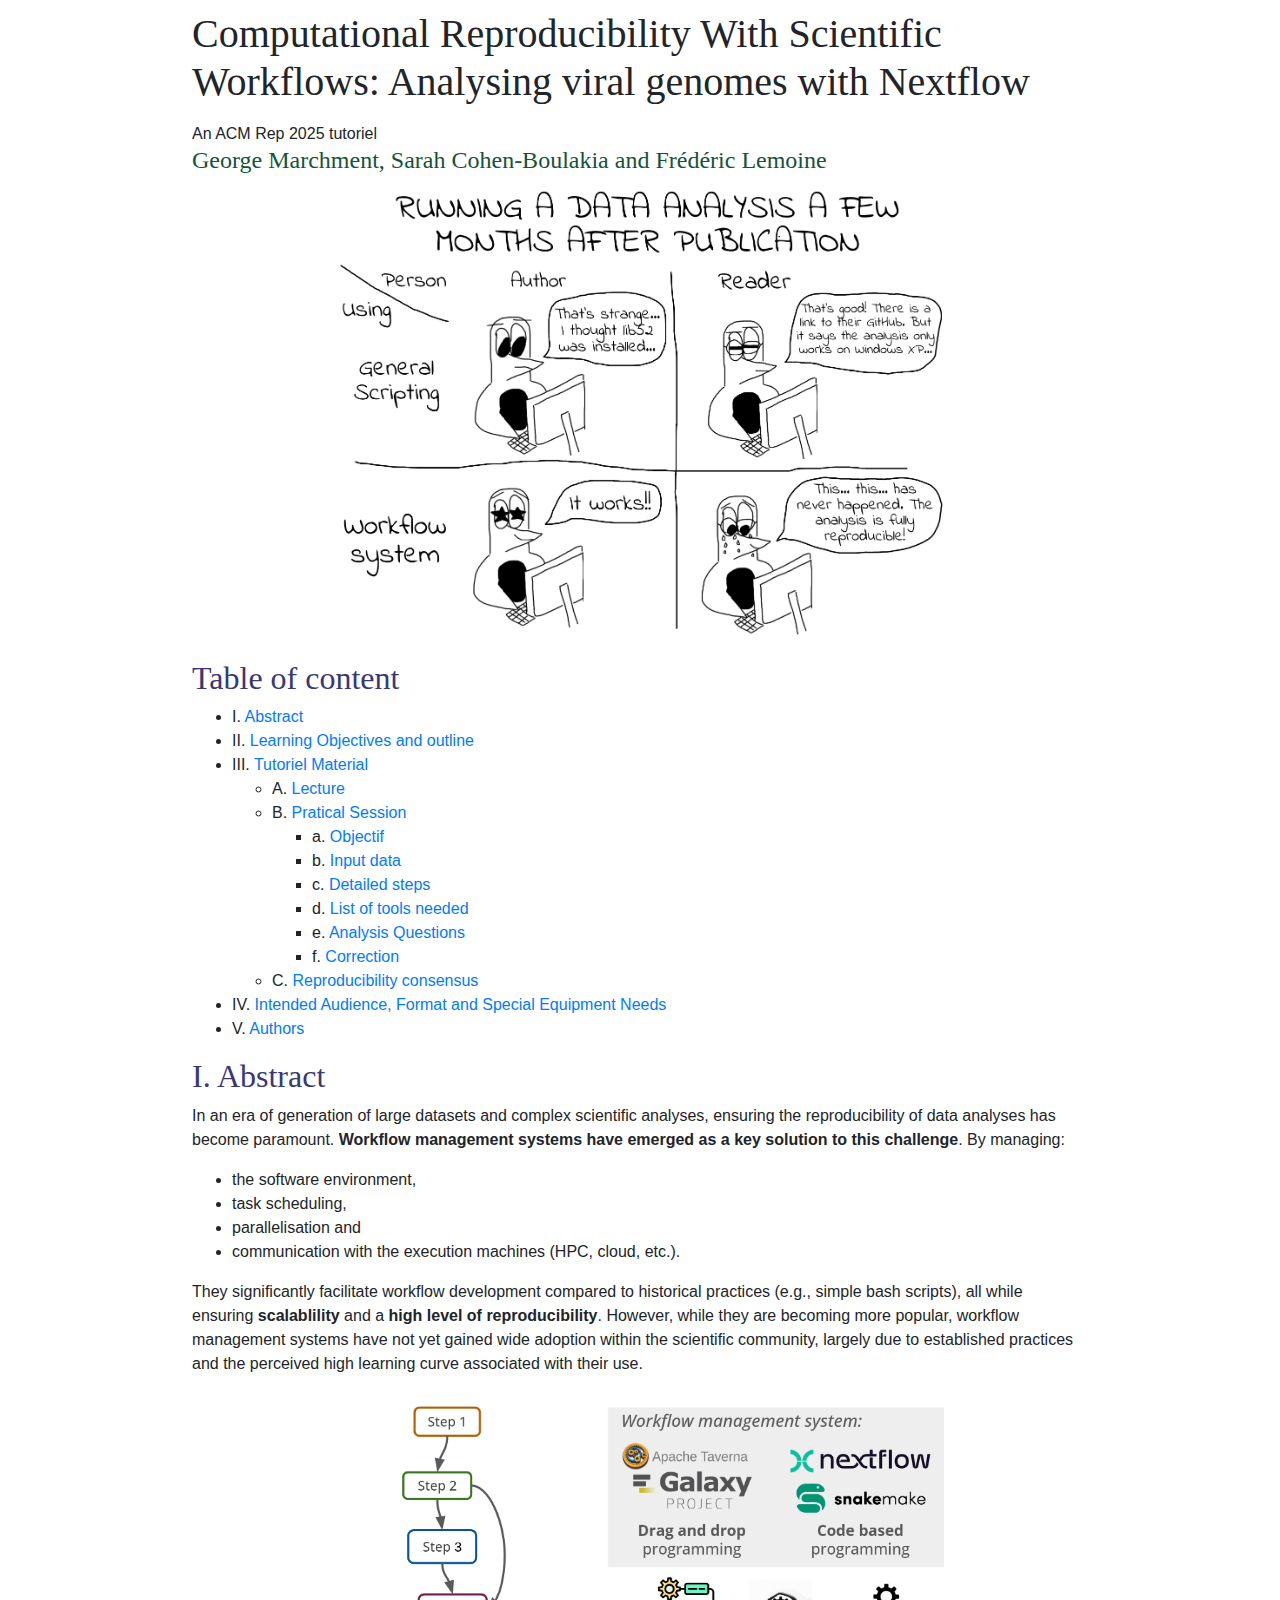
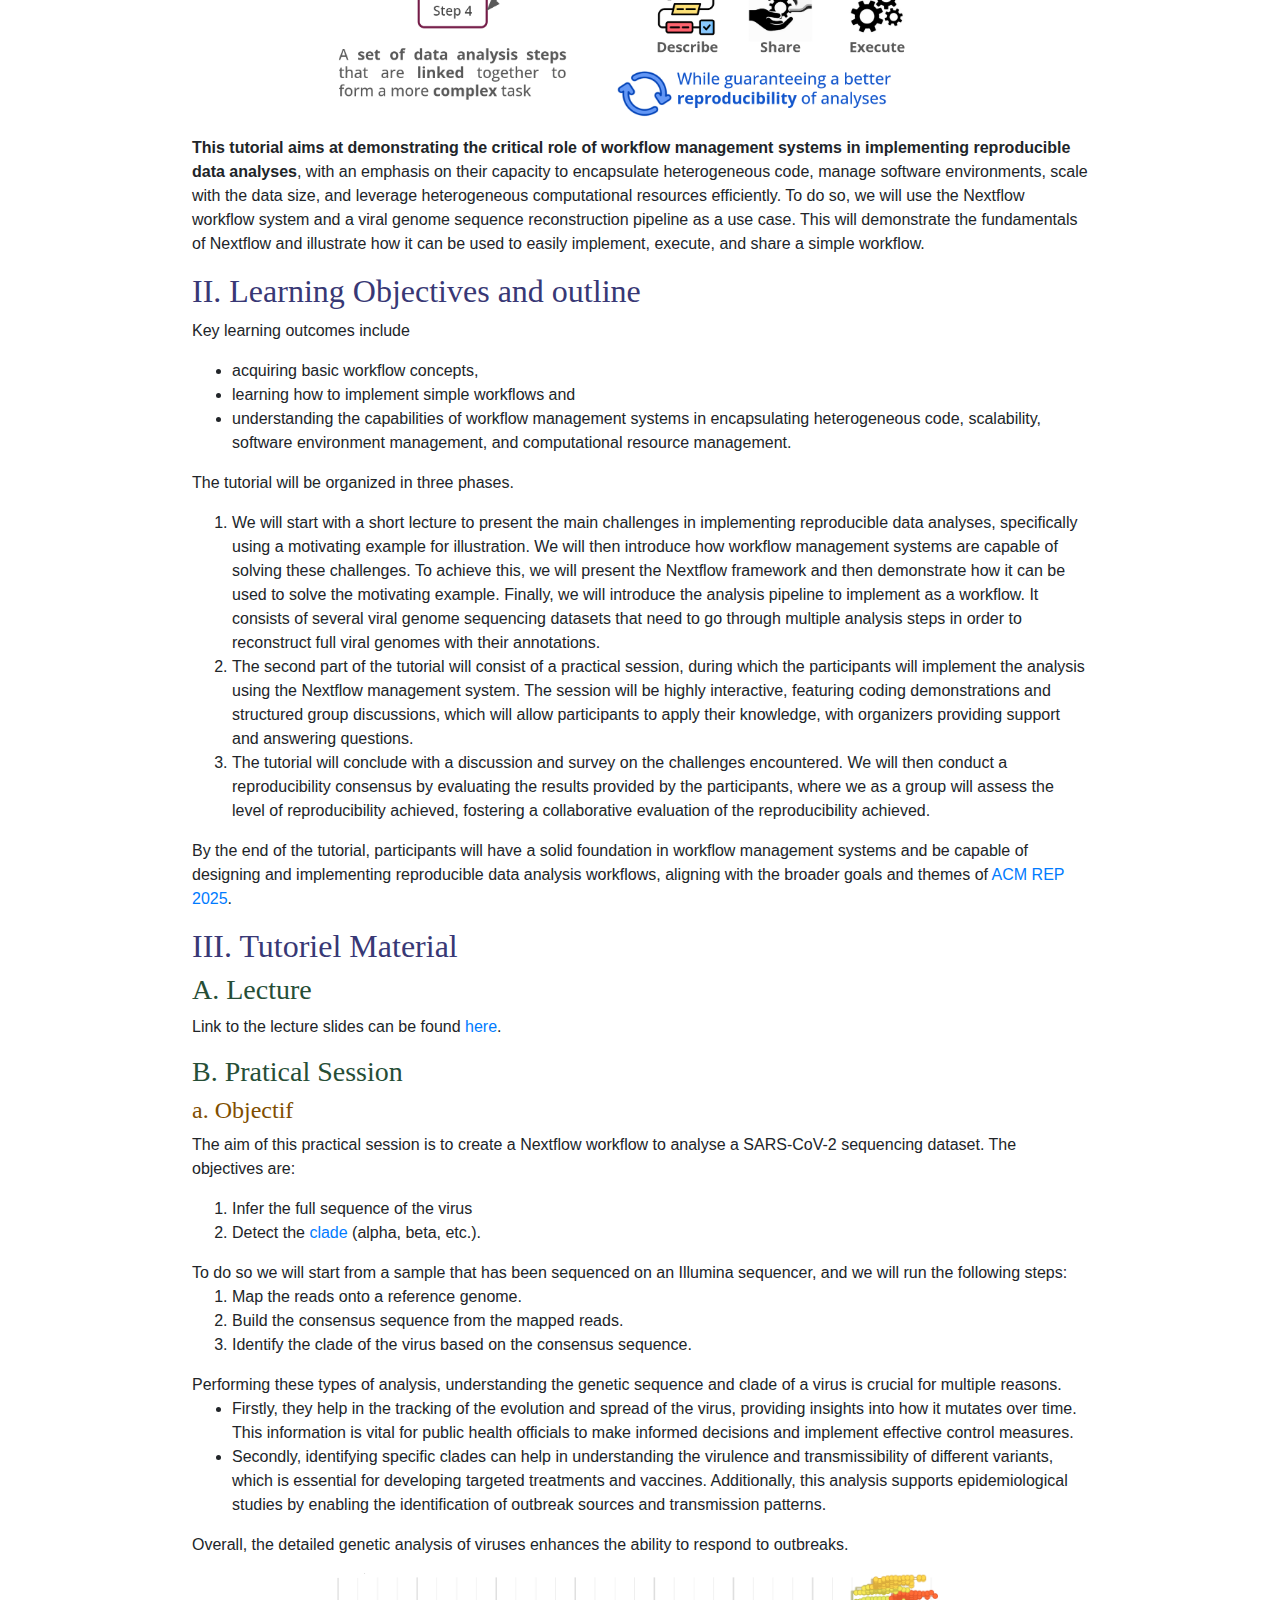
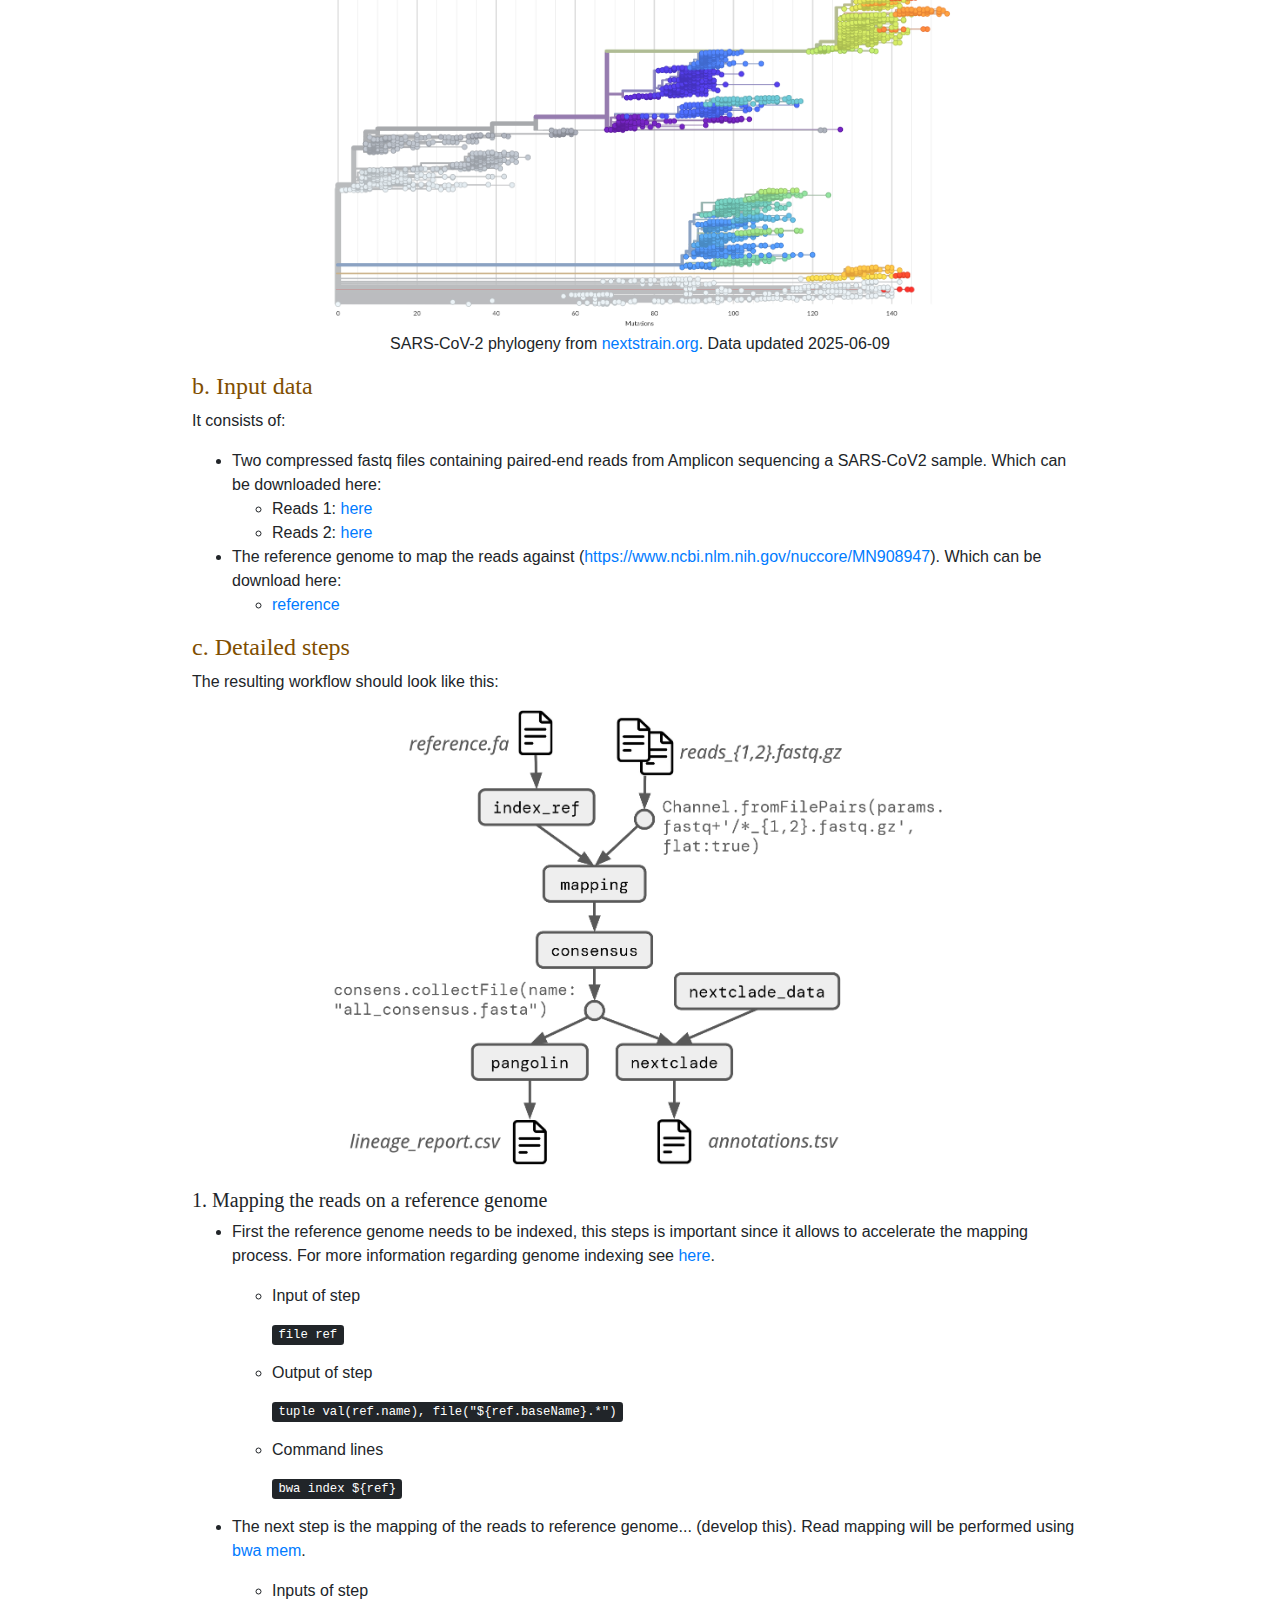
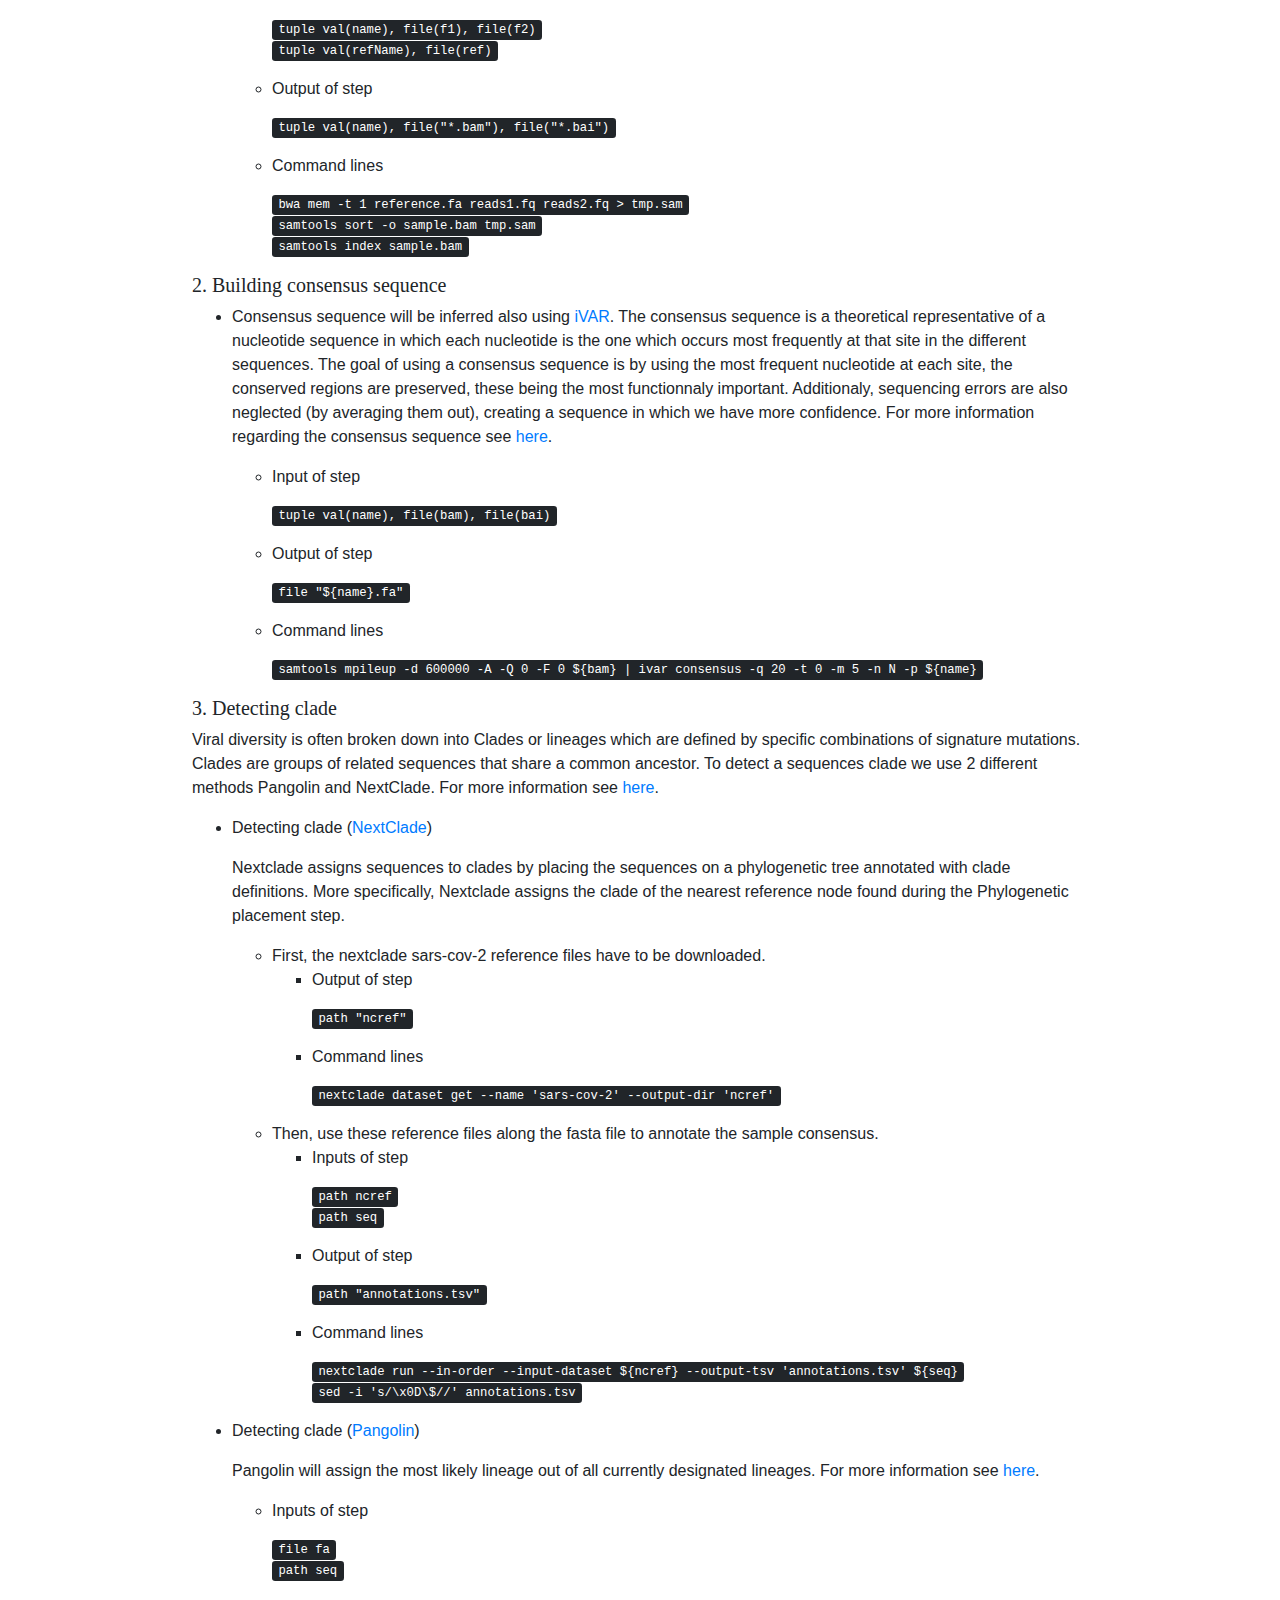
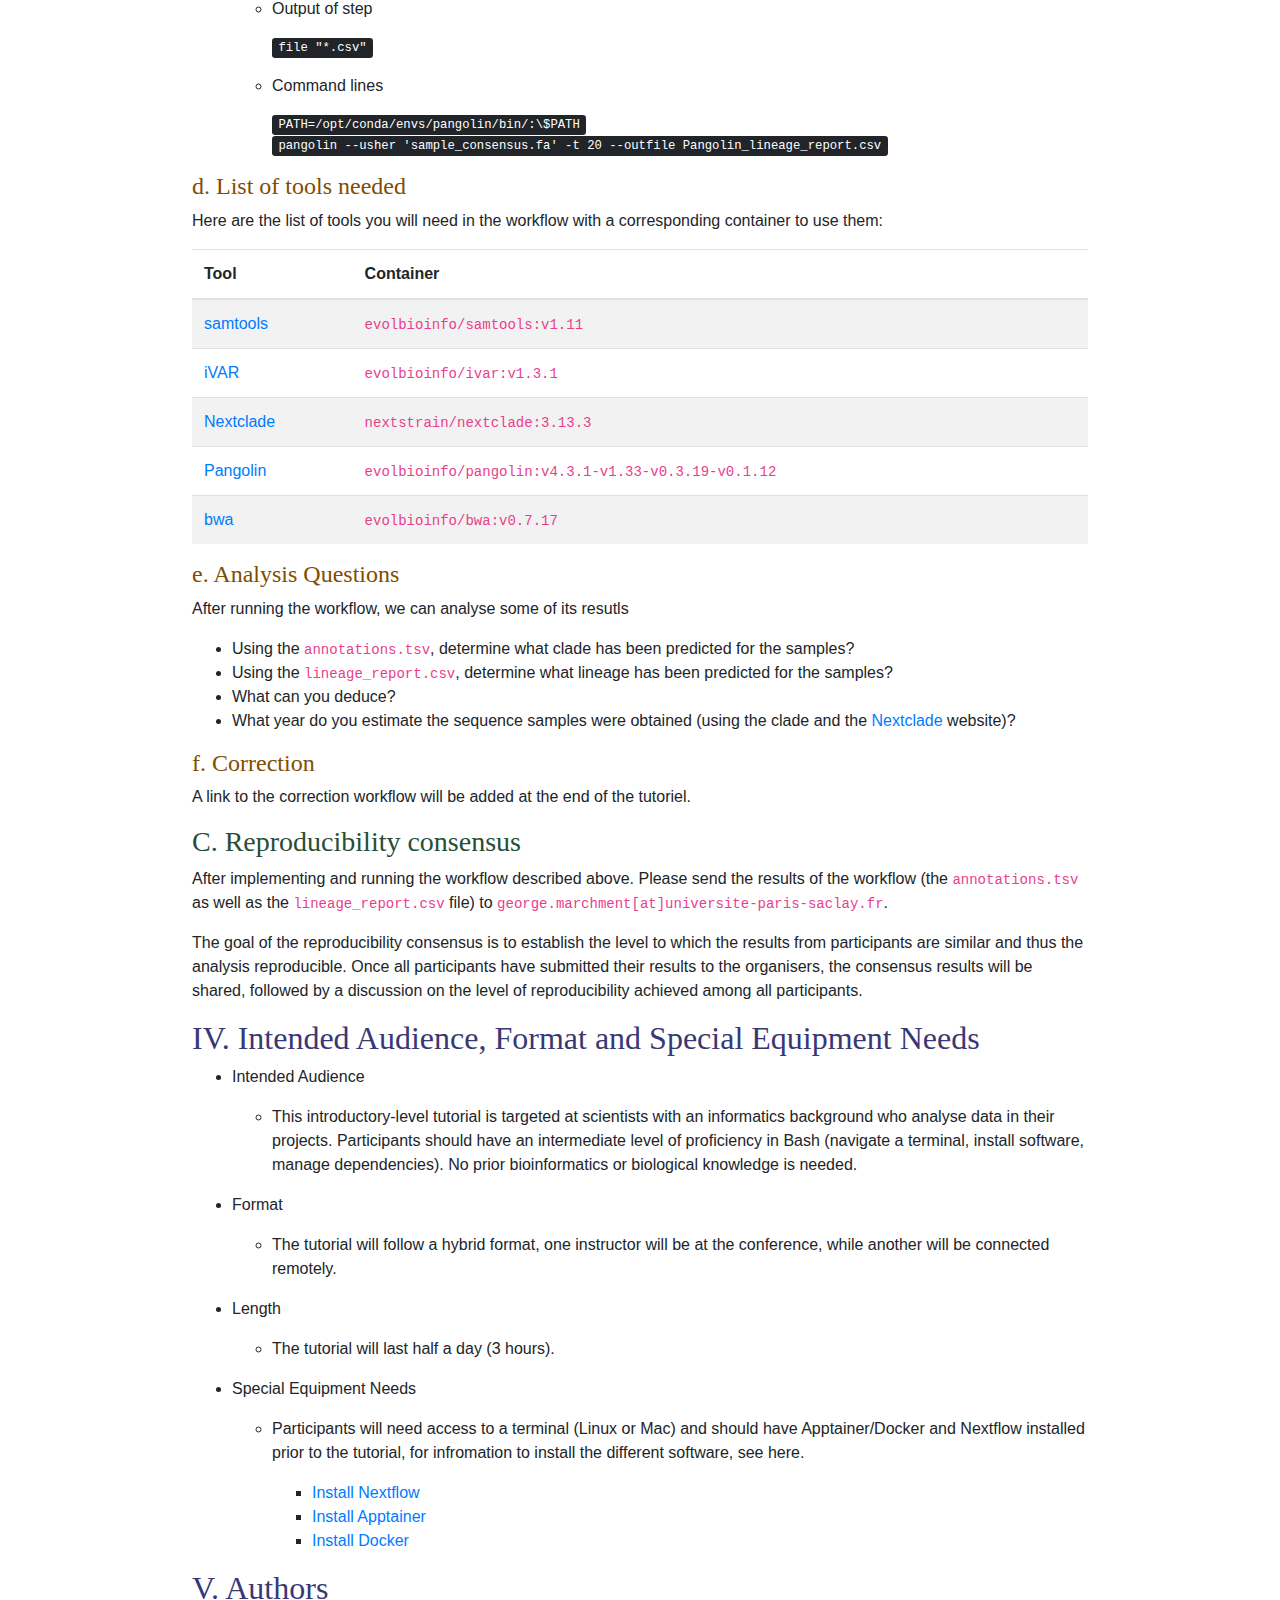
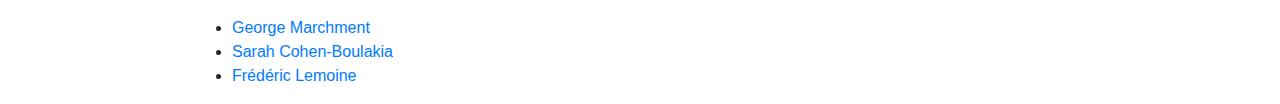
<file: index.html>
<!DOCTYPE html>
<html lang="en">

<head>
    <title>ACM Tutoriel</title>
    <meta charset="utf-8">
    <meta name="viewport" content="width=device-width, initial-scale=1">
    <link rel="stylesheet" href="https://maxcdn.bootstrapcdn.com/bootstrap/4.5.1/css/bootstrap.min.css">
    <link rel="stylesheet" href="assets/styles.css">
</head>

<body>
    <h1 id="computational-reproducibility-with-scientific-workflows-analysing-viral-genomes-with-nextflow"><p>Computational
        Reproducibility With Scientific Workflows: Analysing viral genomes with Nextflow</p></h1>
    An ACM Rep 2025 tutoriel
    <h4> <div style="color:rgb(20, 83, 56)">George Marchment, Sarah Cohen-Boulakia and Frédéric Lemoine </div></h4>
    <p><img src="img/comic.png" alt="comic" width="70%" /></p>

    <h2>Table of content</h2>
    <ul>
        <li>I. <a href="#Abstract">Abstract</a></li>
        <li>II. <a href="#LearningObjectivesandoutline">Learning Objectives and outline</a></li>
        <li>III. <a href="#TutorielMaterial">Tutoriel Material</a>
            <ul>
                <li>A. <a href="#Lecture">Lecture</a></li>
                <li>B. <a href="#PraticalSession">Pratical Session</a>
                    <ul>
                        <li>a. <a href="#Objectif">Objectif</a></li>
                        <li>b. <a href="#Inputdata">Input data</a></li>
                        <li>c. <a href="#Detailedsteps">Detailed steps</a></li>
                        <li>d. <a href="#Listoftoolsneeded">List of tools needed</a></li>
                        <li>e. <a href="#AnalysisQuestions">Analysis Questions</a></li>
                        <li>f. <a href="#Correction">Correction</a></li>
                    </ul>
                </li>
                <li>C. <a href="#Reproducibilityconsensus">Reproducibility consensus</a></li>
            </ul>
        </li>
        <li>IV. <a href="#IntendedAudienceFormatandSpecialEquipmentNeeds">Intended Audience, Format and Special
                Equipment
                Needs</a></li>
        <li>V. <a href="#Authors">Authors</a></li>
    </ul>


    <!--ABSTRACT-->
    <h2 id="i-a-name-abstract-a-abstract">I. <a name='Abstract'></a>Abstract</h2>
    <p>In an era of generation of large datasets and complex scientific analyses, ensuring the reproducibility of data
        analyses has become paramount. <b>Workflow management systems have emerged as a key solution to this
            challenge</b>. By
        managing:
    <ul>
        <li> the software environment,
        <li> task scheduling,
        <li> parallelisation and
        <li> communication with the execution machines (HPC, cloud, etc.).
    </ul>
    They significantly facilitate workflow development compared to historical practices (e.g.,
    simple bash scripts), all while ensuring <b>scalablility</b> and a <b>high level of reproducibility</b>.
    However, while
    they
    are becoming more popular, workflow management systems have not yet gained wide adoption within the scientific
    community, largely due to established practices and the perceived high learning curve associated with their use.
    </p>

    <p><img src="img/intro.png" alt="intro" width="70%" /></p>
    <p><b>This tutorial aims at demonstrating the critical role of workflow management systems in implementing
            reproducible
            data analyses</b>, with an emphasis on their capacity to encapsulate heterogeneous code, manage software
        environments,
        scale with the data size, and leverage heterogeneous computational resources efficiently. To do so, we will use
        the
        Nextflow workflow system and a viral genome sequence reconstruction pipeline as a use case. This will
        demonstrate the fundamentals of Nextflow and illustrate how it can be used to easily implement, execute, and
        share a
        simple workflow. </p>


    <!--Learning Objectives and outline-->
    <h2 id="ii-a-name-learningobjectivesandoutline-a-learning-objectives-and-outline">II. <a
            name='LearningObjectivesandoutline'></a>Learning Objectives and outline</h2>
    <p>Key learning outcomes include
    <ul>
        <li> acquiring basic workflow concepts,
        <li> learning how to implement simple workflows and
        <li> understanding the capabilities of workflow management systems in encapsulating heterogeneous code,
            scalability, software environment management, and computational resource management.
    </ul>
    The tutorial will be organized in three phases.</p>
    <ol>
        <li>We will start with a short lecture to present the main challenges in implementing reproducible data
            analyses,
            specifically using a motivating example for illustration. We will then introduce how workflow management
            systems
            are capable of solving these challenges. To achieve this, we will present the Nextflow framework and then
            demonstrate how it can be used to solve the motivating example. Finally, we will introduce the analysis
            pipeline
            to implement as a workflow. It consists of several viral genome sequencing datasets that need to go through
            multiple analysis steps in order to reconstruct full viral genomes with their annotations.</li>
        <li>The second part of the tutorial will consist of a practical session, during which the participants will
            implement the analysis using the Nextflow management system. The session will be highly interactive,
            featuring
            coding demonstrations and structured group discussions, which will allow participants to apply their
            knowledge,
            with organizers providing support and answering questions. </li>
        <li>The tutorial will conclude with a discussion and survey on the challenges encountered. We will then conduct
            a
            reproducibility consensus by evaluating the results provided by the participants, where we as a group will
            assess the level of reproducibility achieved, fostering a collaborative evaluation of the reproducibility
            achieved. </li>
    </ol>
    <p>By the end of the tutorial, participants will have a solid foundation in workflow management systems and be
        capable
        of designing and implementing reproducible data analysis workflows, aligning with the broader goals and themes
        of <a href="https://acm-rep.github.io/2025/">ACM REP 2025</a>.</p>




    <!--Tutoriel Material-->
    <h2 id="iii-a-name-tutorielmaterial-a-tutoriel-material">III. <a name='TutorielMaterial'></a>Tutoriel Material</h2>
    <h3 id="a-a-name-lecture-a-lecture">A. <a name='Lecture'></a>Lecture</h3>
    <p>Link to the lecture slides can be found <a
            href="https://github.com/George-Marchment/acmrep25/blob/main/tutoriel_material/slides.pdf">here</a>.</p>
    <h3 id="b-a-name-praticalsession-a-pratical-session">B. <a name='PraticalSession'></a>Pratical Session</h3>
    <h4 id="a-a-name-objectif-a-objectif">a. <a name='Objectif'></a>Objectif</h4>


    <p>
        The aim of this practical session is to create a Nextflow workflow to analyse a SARS-CoV-2 sequencing dataset.
        The
        objectives are:
    <ol>
        <li>Infer the full sequence of the virus</li>
        <li>Detect the <a href="https://clades.nextstrain.org/">clade</a> (alpha, beta, etc.). </li>
    </ol>


    To do so we will start from a sample that has been sequenced on an Illumina sequencer, and we will run the following
    steps:
    <ol>
        <li>Map the reads onto a reference genome.</li>
        <li>Build the consensus sequence from the mapped reads.</li>
        <li>Identify the clade of the virus based on the consensus sequence.</li>
    </ol>

    Performing these types of analysis, understanding the genetic sequence and clade of a virus is crucial for multiple
    reasons.
    <ul>
        <li> Firstly, they help in the tracking of the evolution and spread of the virus, providing insights into how it
            mutates over time.
            This information is vital for public health officials to make informed decisions and implement effective
            control measures.
        <li> Secondly, identifying specific clades can help in understanding the virulence and transmissibility of
            different variants, which is essential for developing targeted treatments and vaccines.
            Additionally, this analysis supports epidemiological studies by enabling the identification of outbreak
            sources and transmission patterns.
    </ul> Overall, the detailed genetic analysis of viruses enhances the ability to respond to outbreaks.
    </p>

    <p>
    <figure>
        <img src="img/phylo.png" alt="coronavirus" width="70%" />
        <figcaption>SARS-CoV-2 phylogeny from <a href="https://nextstrain.org">nextstrain.org</a>. Data updated
            2025-06-09</figcaption>
    </figure>

    </p>

    <h4 id="b-a-name-inputdata-a-input-data">b. <a name='Inputdata'></a>Input data</h4>
    <p>It consists of: </p>
    <ul>
        <li>Two compressed fastq files containing paired-end reads from Amplicon sequencing a SARS-CoV2 sample. Which
            can be
            downloaded here:<ul>
                <li>Reads 1: <a
                        href="https://github.com/George-Marchment/acmrep25/blob/main/data/reads/SRR13182925_1.fastq.gz">here</a>
                </li>
                <li>Reads 2: <a
                        href="https://github.com/George-Marchment/acmrep25/blob/main/data/reads/SRR13182925_2.fastq.gz">here</a>
                </li>
            </ul>
        </li>
        <li>The reference genome to map the reads against (<a
                href="https://www.ncbi.nlm.nih.gov/nuccore/MN908947">https://www.ncbi.nlm.nih.gov/nuccore/MN908947</a>).
            Which can be download here:<ul>
                <li><a
                        href="https://github.com/George-Marchment/acmrep25/blob/main/data/genome/reference.fa">reference</a>
                </li>
            </ul>
        </li>
    </ul>



    <h4 id="c-a-name-detailedsteps-a-detailed-steps">c. <a name='Detailedsteps'></a>Detailed steps</h4>

    <p>The resulting workflow should look like this:</p>
    <p><img src="img/wf.png" alt="Workflow graph" width="70%" /></p>

    <h5 id="1-mapping-the-reads-on-a-reference-genome">1. Mapping the reads on a reference genome</h5>
    <ul>
        <li>
            <p>First the reference genome needs to be indexed, this steps is important since it allows to accelerate the
                mapping process. For more information regarding genome indexing see <a
                    href="https://pmbio.org/module-02-inputs/0002/04/01/Indexing/">here</a>.</p>
        </li>
        <ul>
            <li>
                Input of step</p>
                <pre><kbd>file ref</kbd></pre>
            </li>
            <li>
                Output of step</p>
                <pre><kbd>tuple val(ref.name), file("${ref.baseName}.*")</kbd></pre>
            </li>
            <li>
                Command lines</p>
                <pre><kbd>bwa index ${ref}</kbd></pre>
            </li>
        </ul>

        <li>
            <p>The next step is the mapping of the reads to reference genome... (develop this). Read mapping will be
                performed using <a href="https://github.com/lh3/bwa">bwa mem</a>.</p>
        </li>
        <ul>
            <li>
                Inputs of step</p>
                <pre><kbd>tuple val(name), file(f1), file(f2)</kbd>
<kbd>tuple val(refName), file(ref)</kbd></pre>
            </li>
            <li>
                Output of step</p>
                <pre><kbd>tuple val(name), file("*.bam"), file("*.bai")</kbd></pre>
            </li>
            <li>
                Command lines</p>
                <pre><kbd>bwa mem -t 1 reference.fa reads1.fq reads2.fq > tmp.sam</kbd>
<kbd>samtools sort -o sample.bam tmp.sam</kbd>
<kbd>samtools index sample.bam</kbd></pre>
            </li>
        </ul>


    </ul>


    <h5 id="2-building-consensus-sequence">2. Building consensus sequence</h5>
    <ul>
        <li>
            <p>Consensus sequence will be inferred also using <a
                    href="https://andersen-lab.github.io/ivar/html/manualpage.html">iVAR</a>.
                The consensus sequence is a theoretical representative of a nucleotide sequence in which each nucleotide
                is the one which occurs most frequently at that site in the different sequences. The goal of using a
                consensus
                sequence is by using the most frequent nucleotide at each site, the conserved regions are preserved,
                these being the most functionnaly important.
                Additionaly, sequencing errors are also neglected (by averaging them out), creating
                a sequence in which we have more confidence. For more information regarding the consensus sequence see
                <a
                    href="https://www.ncbi.nlm.nih.gov/mesh?Db=mesh&Cmd=DetailsSearch&Term=%22Consensus+Sequence%22%5BMeSH+Terms%5D">here</a>.
            </p>
        </li>
        <ul>
            <li>
                Input of step</p>
                <pre><kbd>tuple val(name), file(bam), file(bai)</kbd></pre>
            </li>
            <li>
                Output of step</p>
                <pre><kbd>file "${name}.fa"</kbd></pre>
            </li>
            <li>
                Command lines</p>
                <pre><kbd>samtools mpileup -d 600000 -A -Q 0 -F 0 ${bam} | ivar consensus -q 20 -t 0 -m 5 -n N -p ${name}</kbd></pre>
            </li>
        </ul>

    </ul>


    <h5 id="3-detecting-clade">3. Detecting clade</h5>
    <p>
        Viral diversity is often broken down into Clades or lineages which are defined by specific combinations of
        signature mutations.
        Clades are groups of related sequences that share a common ancestor.
        To detect a sequences clade we use 2 different methods Pangolin and NextClade.
        For more information see
        <a
            href="https://docs.nextstrain.org/projects/nextclade/en/stable/user/algorithm/04-clade-assignment.html">here</a>.
    </p>

    <ul>
        <li>
            <p>Detecting clade (<a href="https://clades.nextstrain.org/">NextClade</a>)</p>
        </li>
        <p>Nextclade assigns sequences to clades by placing the sequences on a phylogenetic tree annotated with clade
            definitions. More specifically, Nextclade assigns the clade of the nearest reference node found during the
            Phylogenetic placement step.</p>
        <ul>
            <li>First, the nextclade sars-cov-2 reference files have to be downloaded.</li>
            <ul>
                <li>
                    Output of step</p>
                    <pre><kbd>path "ncref"</kbd></pre>
                </li>
                <li>
                    Command lines</p>
                    <pre><kbd>nextclade dataset get --name 'sars-cov-2' --output-dir 'ncref'</kbd></pre>
                </li>
            </ul>

            <li>Then, use these reference files along the fasta file to annotate the sample consensus.</li>
            <ul>
                <li>
                    Inputs of step</p>
                    <pre><kbd>path ncref</kbd>
<kbd>path seq</kbd></pre>
                </li>
                <li>
                    Output of step</p>
                    <pre><kbd>path "annotations.tsv"</kbd></pre>
                </li>
                <li>
                    Command lines</p>
                    <pre><kbd>nextclade run --in-order --input-dataset ${ncref} --output-tsv &#39;annotations.tsv&#39; ${seq}</kbd>
<kbd>sed -i &#39;s/\x0D\$//&#39; annotations.tsv</kbd></pre>
                </li>
            </ul>

        </ul>

    </ul>



    <ul>
        <li>
            <p>Detecting clade (<a href="https://cov-lineages.org/">Pangolin</a>)</p>
            <p>
                Pangolin will assign the most likely lineage out of all currently designated lineages.
                For more information see <a
                    href="https://docs.nextstrain.org/projects/nextclade/en/stable/user/algorithm/04-clade-assignment.html">here</a>.
            </p>
            <ul>
                <li>
                    Inputs of step</p>
                    <pre><kbd>file fa</kbd>
<kbd>path seq</kbd></pre>
                </li>
                <li>
                    Output of step</p>
                    <pre><kbd>file "*.csv"</kbd></pre>
                </li>
                <li>
                    Command lines</p>
                    <pre><kbd>PATH=/opt/conda/envs/pangolin/bin/:\$PATH</kbd>
<kbd>pangolin --usher 'sample_consensus.fa' -t 20 --outfile Pangolin_lineage_report.csv</kbd></pre>
                </li>
            </ul>

        </li>
    </ul>
    <h4 id="d-a-name-listoftoolsneeded-a-list-of-tools-needed">d. <a name='Listoftoolsneeded'></a>List of tools
        needed
    </h4>
    <p>Here are the list of tools you will need in the workflow with a corresponding container to use them:</p>
    <table class="table table-striped">
        <thead>
            <tr>
                <th>Tool</th>
                <th>Container</th>
            </tr>
        </thead>
        <tbody>
            <tr>
                <td><a href="https://github.com/samtools/samtools">samtools</a></td>
                <td><code>evolbioinfo/samtools:v1.11</code></td>
            </tr>
            <tr>
                <td><a href="https://andersen-lab.github.io/ivar/html/manualpage.html">iVAR</a></td>
                <td><code>evolbioinfo/ivar:v1.3.1</code></td>
            </tr>
            <tr>
                <td><a href="https://clades.nextstrain.org/">Nextclade</a></td>
                <td><code>nextstrain/nextclade:3.13.3</code></td>
            </tr>
            <tr>
                <td><a href="https://cov-lineages.org/">Pangolin</a></td>
                <td><code>evolbioinfo/pangolin:v4.3.1-v1.33-v0.3.19-v0.1.12</code></td>
            </tr>
            <tr>
                <td><a href="https://github.com/lh3/bwa">bwa</a></td>
                <td><code>evolbioinfo/bwa:v0.7.17</code></td>
            </tr>
        </tbody>
    </table>



    <h4 id="e-a-name-analysisquestions-a-analysis-questions">e. <a name='AnalysisQuestions'></a>Analysis Questions
    </h4>
    <p>After running the workflow, we can analyse some of its resutls</p>
    <ul>
        <li>Using the <code>annotations.tsv</code>, determine what clade has been predicted for the samples?</li>
        <li>Using the <code>lineage_report.csv</code>, determine what lineage has been predicted for the samples?</li>
        <li>What can you deduce?</li>
        <li>What year do you estimate the sequence samples were obtained (using the clade and the <a
                href="https://clades.nextstrain.org/">Nextclade</a> website)?</li>
    </ul>
    <h4 id="f-a-name-correction-a-correction">f. <a name='Correction'></a>Correction</h4>
    <p>A link to the correction workflow will be added at the end of the tutoriel.</p>

    <h3 id="c-a-name-reproducibilityconsensus-a-reproducibility-consensus">C. <a
            name='Reproducibilityconsensus'></a>Reproducibility consensus</h3>
    
    <p>After implementing and running the workflow described above. Please send the results of the workflow (the <code>annotations.tsv</code> as well as the <code>lineage_report.csv</code> file) to <code>george.marchment[at]universite-paris-saclay.fr</code>.</p>

    <p>The goal of the reproducibility consensus is to establish the level to which the results from participants are similar and thus the analysis reproducible. Once all participants have submitted their results to the organisers, the consensus results will be shared, followed by a discussion on the level of reproducibility achieved among all participants.</p>
            
    <h2
        id="iv-a-name-intendedaudienceformatandspecialequipmentneeds-a-intended-audience-format-and-special-equipment-needs">
        IV. <a name='IntendedAudienceFormatandSpecialEquipmentNeeds'></a>Intended Audience, Format and Special
        Equipment
        Needs</h2>
    <ul>
        <li>
            <p>Intended Audience</p>
            <ul>
                <li>
                    <p>This introductory-level tutorial is targeted at scientists with an informatics
                        background
                        who
                        analyse data in their projects. Participants should have an intermediate level of proficiency in
                        Bash
                        (navigate a terminal, install software, manage dependencies). No prior bioinformatics or
                        biological knowledge
                        is needed.</p>
                </li>
            </ul>
        </li>
        <li>
            <p>Format</p>
            <ul>
                <li>
                    <p>The tutorial will follow a hybrid format, one instructor will be at the conference, while
                        another
                        will
                        be connected remotely.</p>
                </li>
            </ul>
        </li>
        <li>
            <p>Length</p>
            <ul>
                <li>
                    <p>The tutorial will last half a day (3 hours).</p>
                </li>
            </ul>
        </li>
        <li>
            <p>Special Equipment Needs</p>
            <ul>
                <li>
                    <p>Participants will need access to a terminal (Linux or Mac) and should have
                        Apptainer/Docker and Nextflow installed prior to the tutorial, for infromation to install the
                        different
                        software, see here.</p>
                    <ul>
                        <li><a href="https://www.nextflow.io/docs/latest/install.html">Install Nextflow</a></li>
                        <li><a href="https://apptainer.org/docs/admin/main/installation.html#">Install Apptainer</a>
                        </li>
                        <li><a href="https://docs.docker.com/get-started/get-docker/">Install Docker</a></li>
                    </ul>
                </li>
            </ul>
        </li>
    </ul>
    <h2 id="v-a-name-authors-a-authors">V. <a name='Authors'></a>Authors</h2>
    <ul>
        <li><a href="https://orcid.org/0000-0002-4565-3940">George Marchment</a></li>
        <li><a href="https://orcid.org/0000-0002-7439-1441">Sarah Cohen-Boulakia</a></li>
        <li><a href="https://orcid.org/0000-0001-9576-4449">Frédéric Lemoine</a></li>
    </ul>
</body>

</html>
</file>
<file: assets/styles.css>
body {
    margin-top: 10px;
    margin-left: 15%;
    margin-right: 15%;
    font-family: 'Lucida Sans', 'Lucida Sans Regular', 'Lucida Grande', 'Lucida Sans Unicode', Geneva, Verdana, sans-serif;
}

img {
    display: block;
    margin: auto;
}

figcaption {
    text-align: center;
}

h1, h2, h3, h4, h5, h6 {font-family:Cambria, Cochin, Georgia, Times, 'Times New Roman', serif}

h2{
    color: rgb(56, 56, 117);
}


h3{
    color: rgb(38, 78, 54);
}

h4{
    color: rgb(127, 78, 0);
}
</file>
